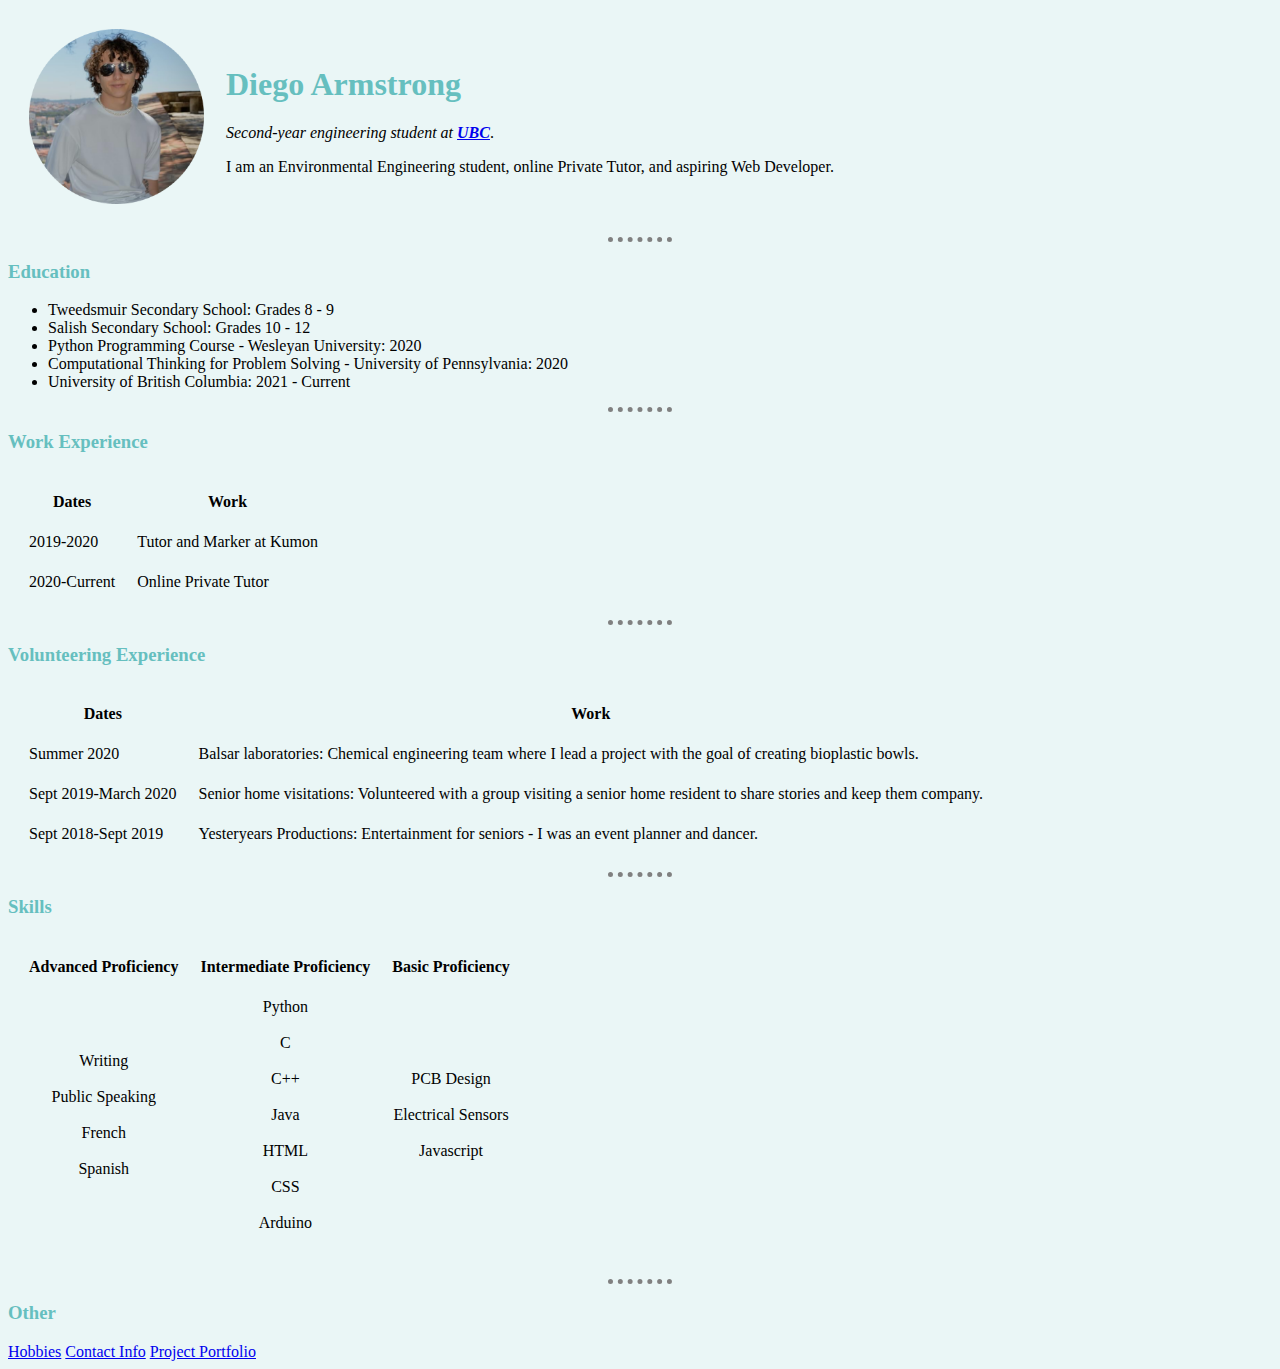
<file: index.html>
<!DOCTYPE html>
<html lang="en" dir="ltr">

  <head>
    <meta charset="utf-8">
    <title>Diego's personal Site</title>
    <link rel="stylesheet" href="css/styles.css">

  </head>

  <body>
    <table cellspacing="20">
      <tr>
        <td><img src="images/Profile-Pic.png" alt="Diego Profile Pic"
        width="175"
        height="175"/></td>
        <td><h1>Diego Armstrong</h1>
        <p><em>Second-year engineering student at <strong><a href="https://www.ubc.ca/">UBC</a></strong></em>.</p>
        <p>I am an Environmental Engineering student, online Private Tutor, and aspiring Web Developer.</p></td>
      </tr>
    </table>


    <hr>
    <h3>Education</h3>
    <ul>
      <li>Tweedsmuir Secondary School: Grades 8 - 9</li>
      <li>Salish Secondary School: Grades 10 - 12</li>
      <li>Python Programming Course - Wesleyan University: 2020 </li>
      <li>Computational Thinking for Problem Solving - University of Pennsylvania: 2020</li>
      <li>University of British Columbia: 2021 - Current</li>
    </ul>
    <hr>
    <h3>Work Experience</h3>
    <table cellspacing="20">
      <thead>
        <tr>
          <th>Dates</th>
          <th>Work</th>
        </tr>
      </thead>
      <tbody>

      </tbody>
      <tfoot>
      </tfoot>
      <tr>
        <td>2019-2020</td>
        <td>Tutor and Marker at Kumon</td>
      </tr>
      <tr>
        <td>2020-Current</td>
        <td>Online Private Tutor</td>
      </tr>
    </table>
    <hr>
    <h3>Volunteering Experience</h3>
    <table cellspacing="20">
      <thead>
        <tr>
          <th>Dates</th>
          <th>Work</th>
        </tr>
      </thead>
      <tbody>

      </tbody>
      <tfoot>
      </tfoot>
      <tr>
        <td>Summer 2020</td>
        <td>Balsar laboratories: Chemical engineering team where I lead a project with the goal of creating bioplastic bowls.</td>
      </tr>
      <tr>
        <td>Sept 2019-March 2020</td>
        <td>Senior home visitations: Volunteered with a group visiting a senior home resident to share stories and keep them company.</td>
      </tr>
      <tr>
        <td>Sept 2018-Sept 2019</td>
        <td>Yesteryears Productions: Entertainment for seniors - I was an event planner and dancer.</td>
      </tr>
    </table>
    <hr>
    <h3>Skills</h3>
    <table cellspacing="20">
      <thead>
        <tr>
          <th>Advanced Proficiency</th>
          <th>Intermediate Proficiency</th>
          <th>Basic Proficiency</th>
        </tr>
        </thead>
        <tbody>

        </tbody>
        <tfoot>
        </tfoot>
        <tr>
          <td style="text-align:center">
            Writing <br><br>
            Public Speaking <br><br>
            French <br><br>
            Spanish <br><br>
          </td>
          <td style="text-align:center">
            Python <br><br>
            C <br><br>
            C++ <br><br>
            Java <br><br>
            HTML <br><br>
            CSS <br><br>
            Arduino <br><br>
          </td>
          <td style="text-align:center">
            PCB Design <br><br>
            Electrical Sensors <br><br>
            Javascript <br><br>
        </td>
        </tr>
    </table>
    <hr>
    <h3>Other</h3>
    <a href="hobbies.html">Hobbies</a>
    <a href="contact.html">Contact Info</a>
    <a href="projects.html">Project Portfolio</a>
  </body>
</html>
</file>
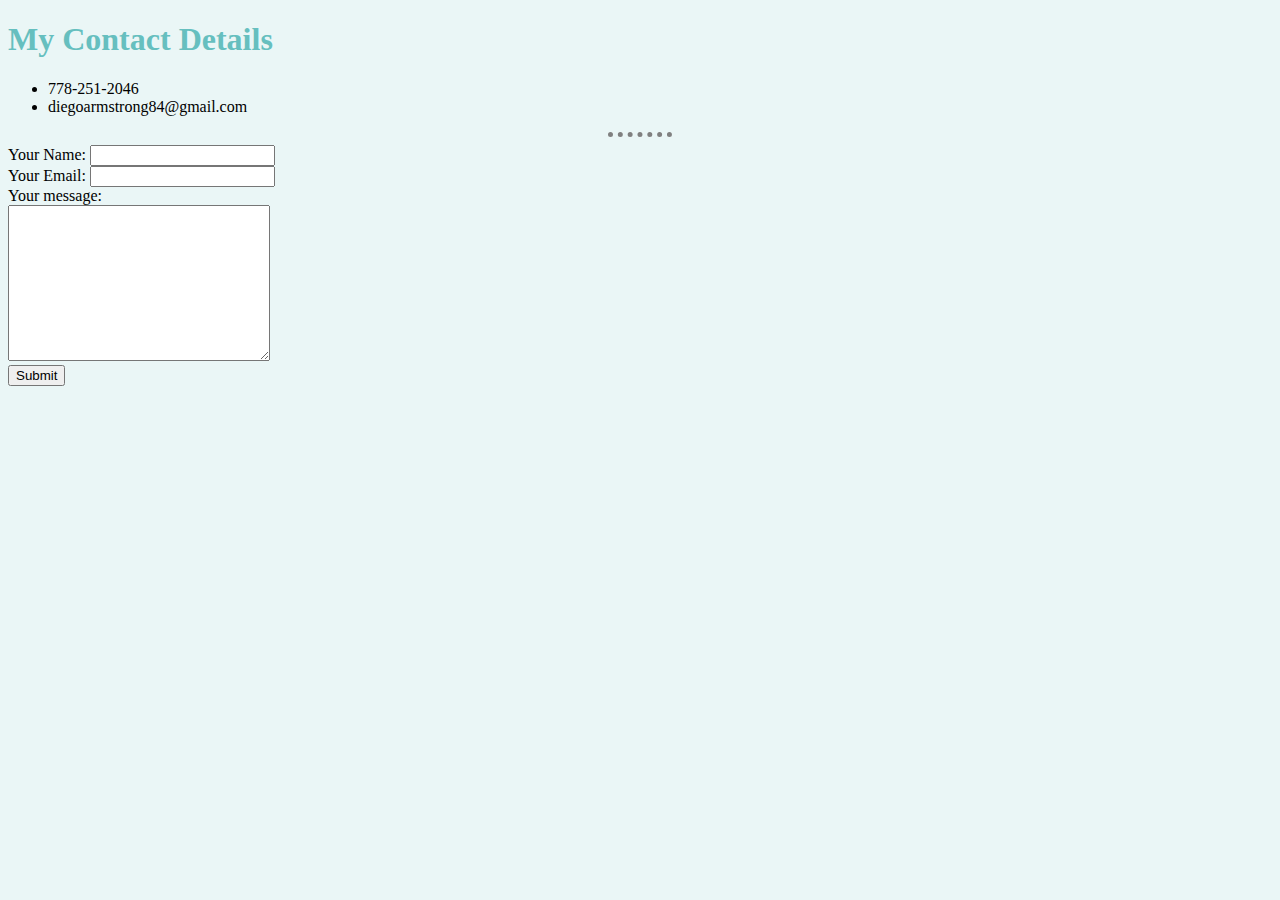
<file: contact.html>
<!DOCTYPE html>
<html lang="en" dir="ltr">
<head>
  <meta charset="utf-8">
  <title>Contact Info</title>
  <link rel="stylesheet" href="css/styles.css">
</head>
<h1>My Contact Details</h1>
<body>
  <ul>
    <li>778-251-2046</li>
    <li>diegoarmstrong84@gmail.com</li>
  </ul>
  <hr>
  <form class="" action="mailto:diegoarmstrong84@gmail.com" method="post" enctype="text/plain">
    <label>Your Name:</label>
    <input type="text" name="yourName" value=""><br>
    <label>Your Email:</label>
    <input type="email" name="yourEmail" value=""><br>
    <label>Your message:</label><br>
    <textarea name="yourMessage" rows="10" cols="30"></textarea><br>
    <input type="submit" name="">
  </form>
</body>

</html>
</file>
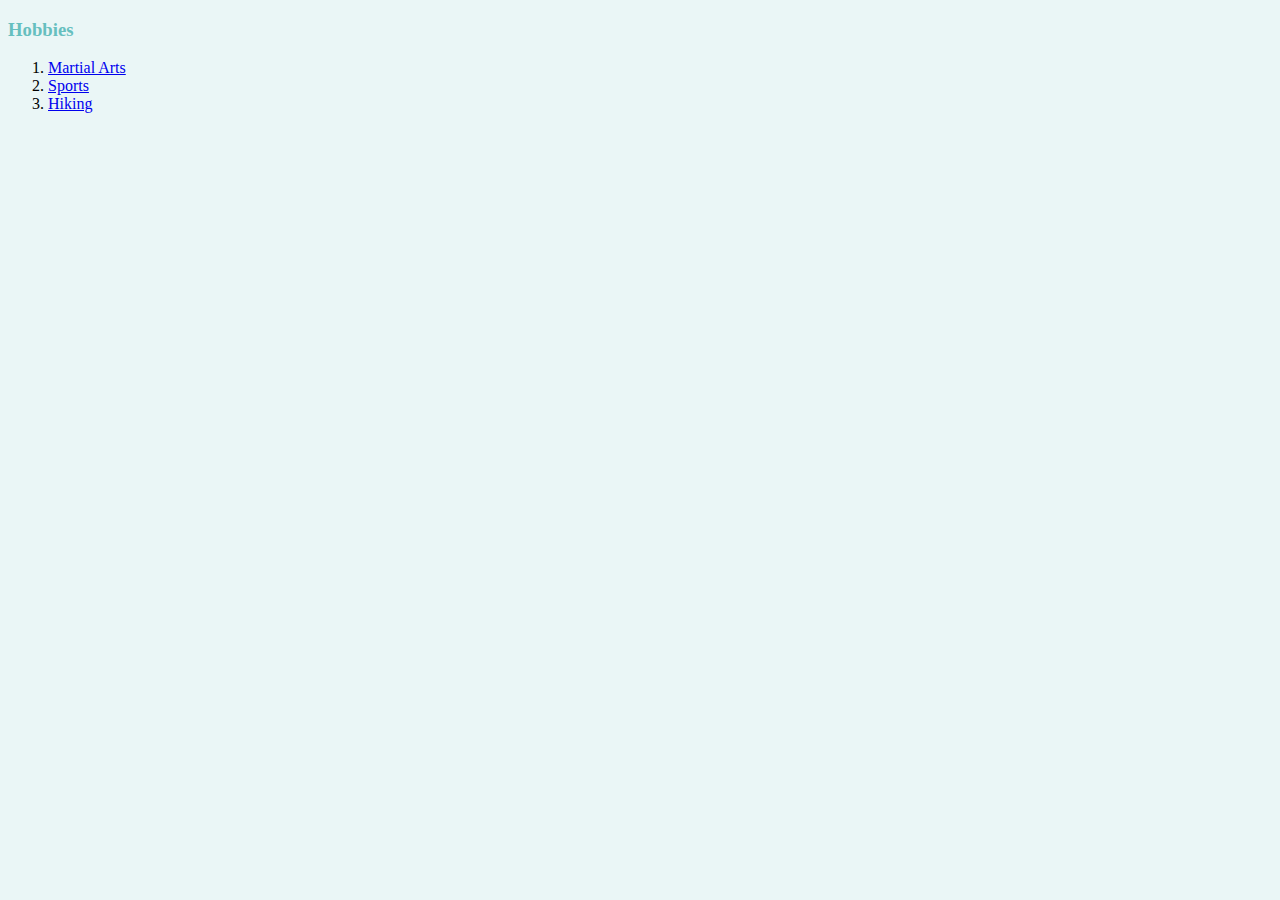
<file: hobbies.html>
<!DOCTYPE html>
<html lang="en" dir="ltr">
  <head>
    <meta charset="utf-8">
    <title>My Hobbies</title>
    <link rel="stylesheet" href="css/styles.css">
  </head>
  <body>
    <h3>Hobbies</h3>
    <ol>
      <li><a href="https://www.facebook.com/photo/?fbid=1763775257059142&set=a.1763774987059169">Martial Arts</a></li>
      <li><a href="https://www.facebook.com/photo/?fbid=4074580385978606&set=a.4074593022644009">Sports</a></li>
      <li><a href="https://www.facebook.com/photo.php?fbid=4530598983710075&set=pb.100002800539122.-2207520000..&type=3">Hiking</a></li>
    </ol>
  </body>
</html>
</file>
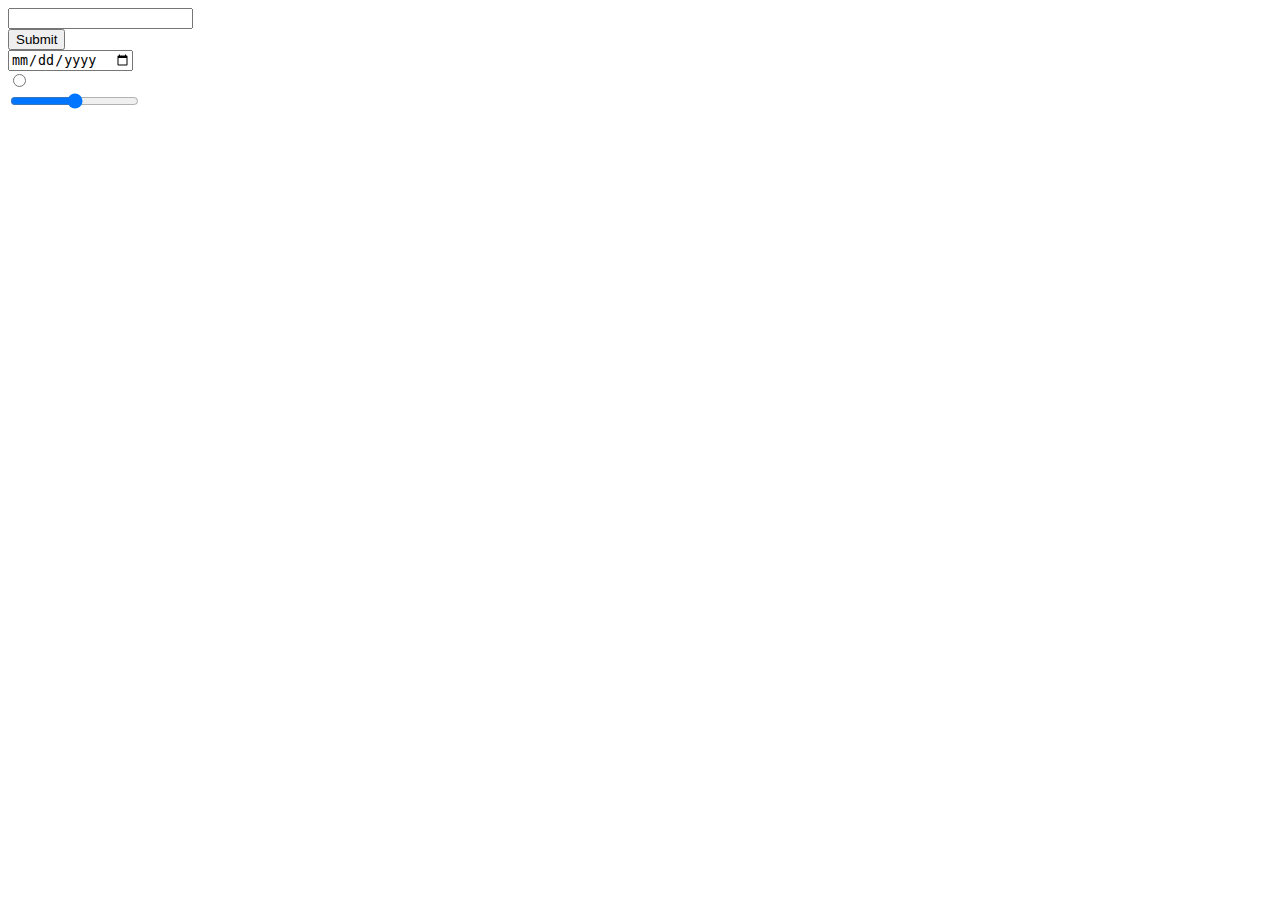
<file: HTML Inputs.html>
<!DOCTYPE html>
<html lang="en" dir="ltr">
  <head>
    <meta charset="utf-8">
    <title></title>
  </head>
  <body>
    <form class="" action="index.html" method="post">
      <input type="text" name="" value=""><br>
      <input type="submit" name=""><br>
      <input type="date" name="" value=""><br>
      <input type="radio" name="" value=""><br>
      <input type="range" name="" value="">
    </form>
  </body>
</html>
</file>
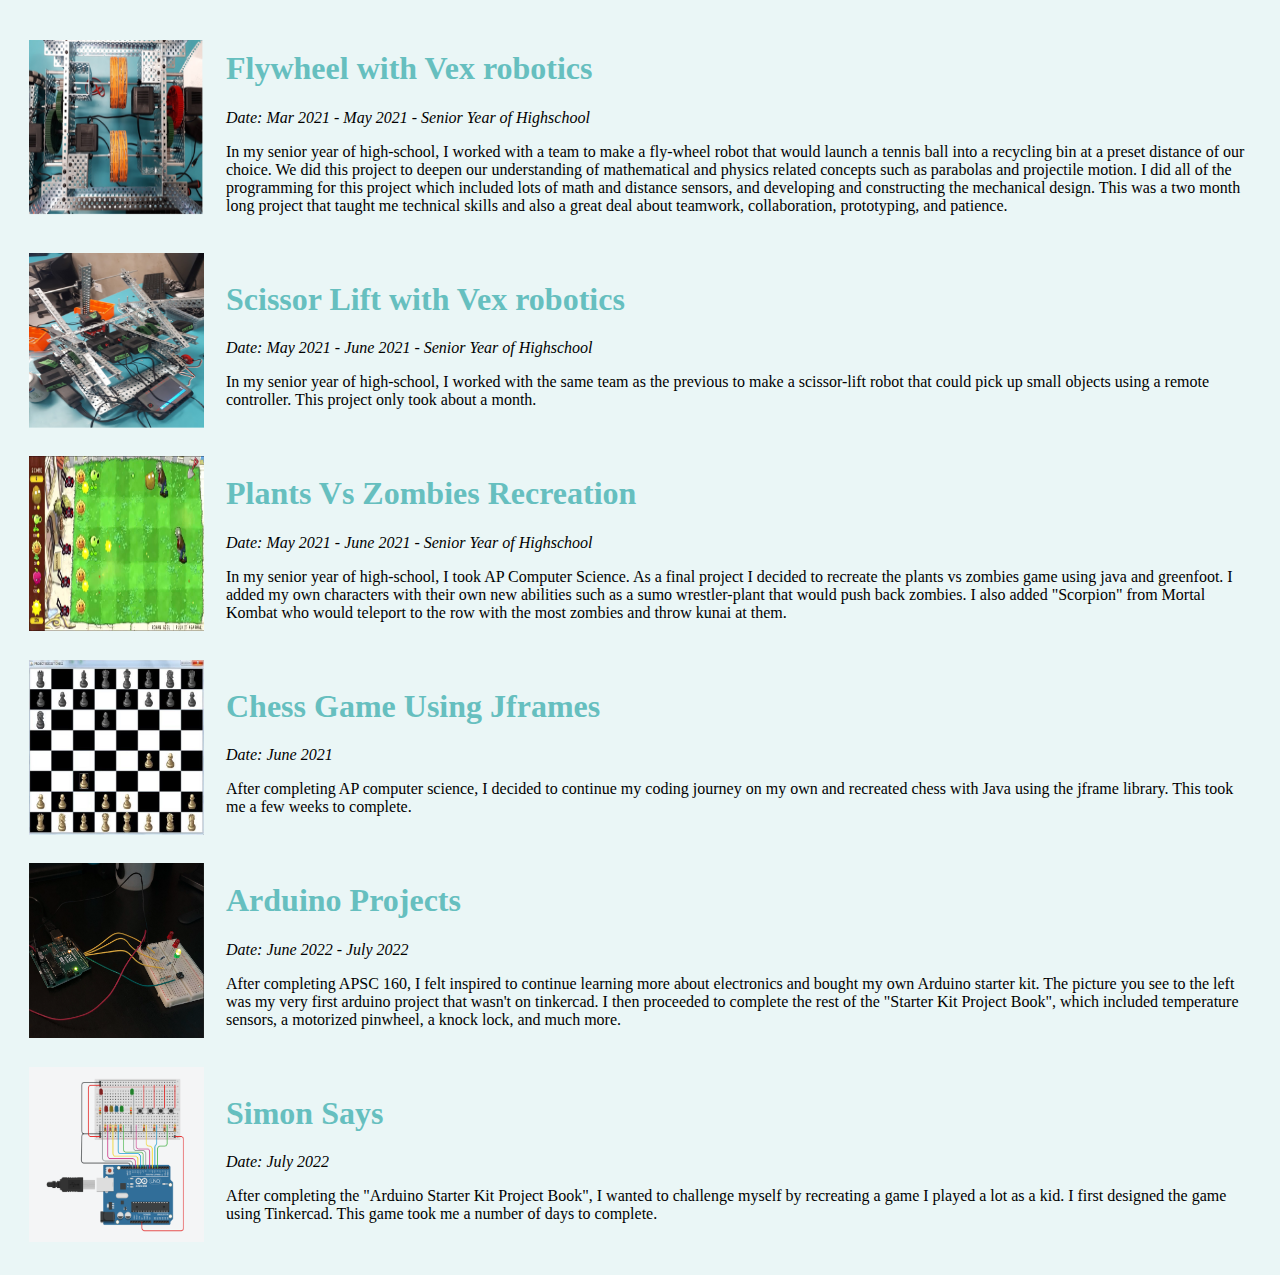
<file: projects.html>
<!DOCTYPE html>
<html lang="en" dir="ltr">
  <head>
    <meta charset="utf-8">
    <title>My Projects</title>
    <link rel="stylesheet" href="css/styles.css">
  </head>
  <body>
    <table cellspacing="20">
      <tr>
        <td><img src="images/Flywheel.png" alt="Flywheel Pic"
        width="175"
        height="175"/></td>
        <td><h1>Flywheel with Vex robotics</h1>
        <p><em>Date: Mar 2021 - May 2021 - Senior Year of Highschool</em></p>
        <p>In my senior year of high-school, I worked with a team to make a fly-wheel robot that would launch a tennis ball into a recycling bin at a preset distance of our choice. We did this project to deepen our understanding of mathematical and physics related concepts such as parabolas and projectile motion. I did all of the programming for this project which included lots of math and distance sensors, and developing and constructing the mechanical design. This was a two month long project that taught me technical skills and also a great deal about teamwork, collaboration, prototyping, and patience. </p></td>
      </tr>
      <tr>
        <td><img src="images/lift.png" alt="Lift Pic"
        width="175"
        height="175"/></td>
        <td><h1>Scissor Lift with Vex robotics</h1>
        <p><em>Date: May 2021 - June 2021 - Senior Year of Highschool</em></p>
        <p>In my senior year of high-school, I worked with the same team as the previous to make a scissor-lift robot that could pick up small objects using a remote controller. This project only took about a month. </p></td>
      </tr>
      <tr>
        <td><img src="images/greenfoot.png" alt="Greenfoot Pic"
        width="175"
        height="175"/></td>
        <td><h1>Plants Vs Zombies Recreation</h1>
        <p><em>Date: May 2021 - June 2021 - Senior Year of Highschool</em></p>
        <p>In my senior year of high-school, I took AP Computer Science. As a final project I decided to recreate the plants vs zombies game using java and greenfoot. I added my own characters with their own new abilities such as a sumo wrestler-plant that would push back zombies. I also added "Scorpion" from Mortal Kombat who would teleport to the row with the most zombies and throw kunai at them. </p></td>
      </tr>
      <tr>
        <td><img src="images/chess_game.png" alt="Chess Pic"
        width="175"
        height="175"/></td>
        <td><h1>Chess Game Using Jframes </h1>
        <p><em>Date: June 2021</em></p>
        <p> After completing AP computer science, I decided to continue my coding journey on my own and recreated chess with Java using the jframe library. This took me a few weeks to complete. </p></td>
      </tr>
      <tr>
        <td><img src="images/arduino.png" alt="Arduino Pic"
        width="175"
        height="175"/></td>
        <td><h1>Arduino Projects </h1>
        <p><em>Date: June 2022 - July 2022</em></p>
        <p> After completing APSC 160, I felt inspired to continue learning more about electronics and bought my own Arduino starter kit. The picture you see to the left was my very first arduino project that wasn't on tinkercad. I then proceeded to complete the rest of the "Starter Kit Project Book", which included temperature sensors, a motorized pinwheel, a knock lock, and much more. </p></td>
      </tr>
      <tr>
        <td><img src="images/simonsays.png" alt="Simon Says Pic"
        width="175"
        height="175"/></td>
        <td><h1>Simon Says </h1>
        <p><em>Date: July 2022 </em></p>
        <p> After completing the "Arduino Starter Kit Project Book", I wanted to challenge myself by recreating a game I played a lot as a kid. I first designed the game using Tinkercad. This game took me a number of days to complete.</p></td>
      </tr>
    </table>
  </body>
</html>
</file>
<file: css/styles.css>
body {
    background-color: #EAF6F6;
  }

  hr {
    border-style: dotted none none;
    border-color: grey;
    border-width: 5px;
    width: 5%;

  }

  h1{
    color: #66BFBF;
  }

  h3{
    color: #66BFBF;
  }
</file>
